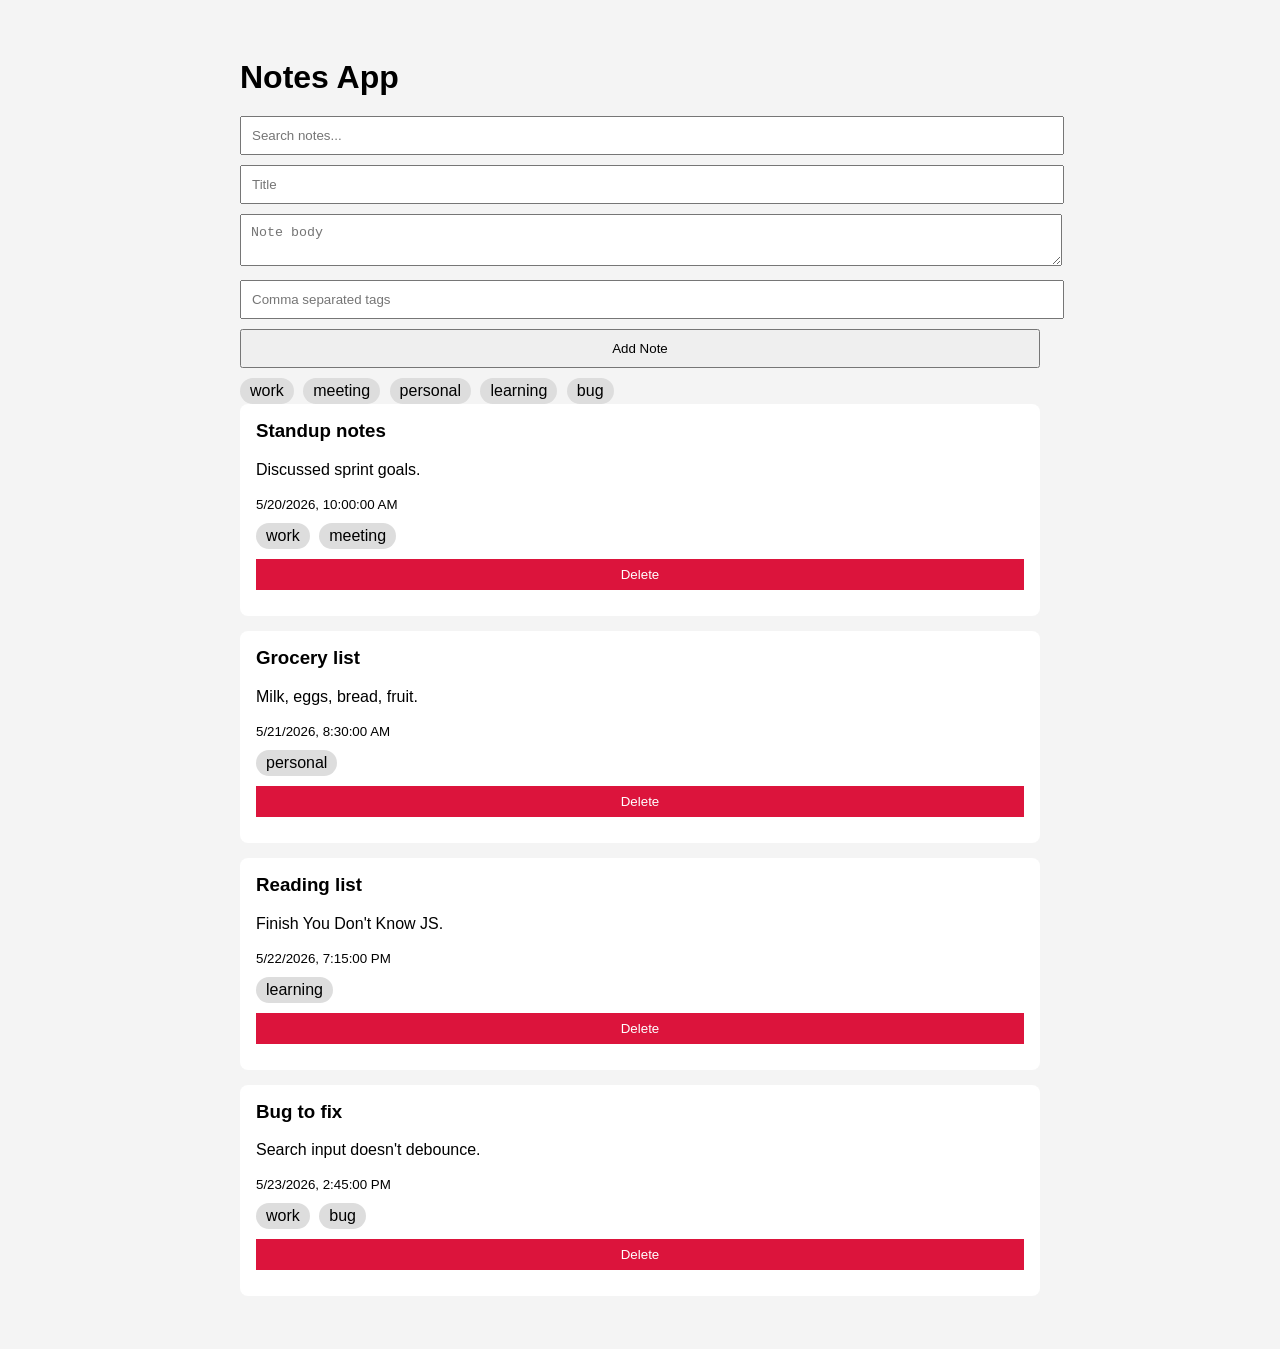
<file: Friday/index.html>
<!DOCTYPE html>
<html>
<head>

  <title>Notes App</title>

  <link rel="stylesheet" href="style.css" />

</head>
<body>

  <div class="container">

    <h1>Notes App</h1>

    <input
      id="search"
      placeholder="Search notes..."
    />

    <form id="note-form">

      <input
        name="title"
        placeholder="Title"
        required
      />

      <textarea
        name="body"
        placeholder="Note body"
        required
      ></textarea>

      <input
        name="tags"
        placeholder="Comma separated tags"
      />

      <button type="submit">
        Add Note
      </button>

    </form>

    <div id="tag-filters"></div>

    <div id="notes"></div>

  </div>

  <script type="module" src="./src/app.js"></script>

</body>
</html>
</file>
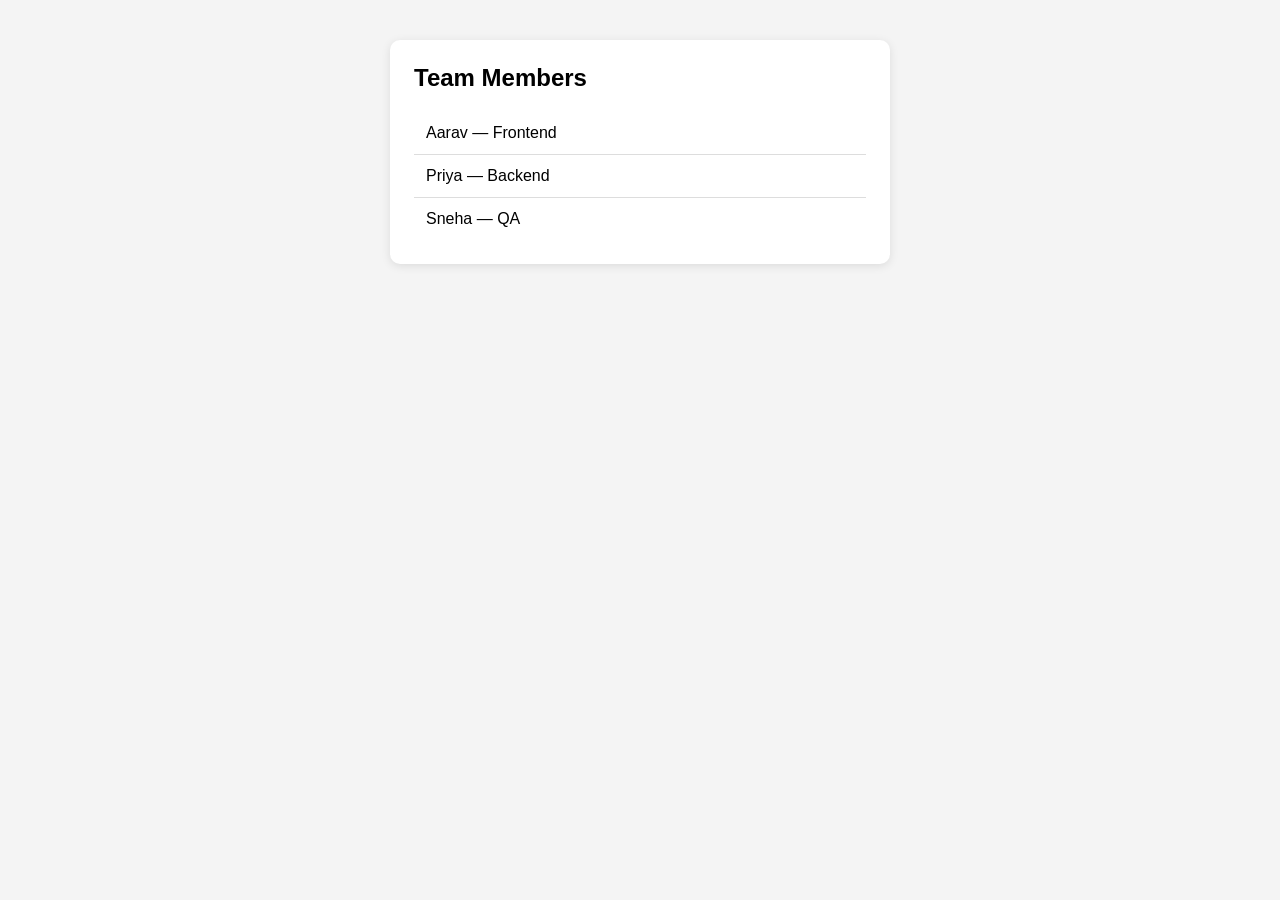
<file: Thursday/Exercise1/index.html>
<!DOCTYPE html>
<html lang="en">

<head>
    <meta charset="UTF-8" />
    <meta name="viewport" content="width=device-width, initial-scale=1.0" />
    <title>Team Members</title>

    <link rel="stylesheet" href="style.css" />
</head>

<body>

    <div class="container">
        <h2>Team Members</h2>
        <ul id="team"></ul>
    </div>

    <script src="script.js"></script>
</body>

</html>
</file>
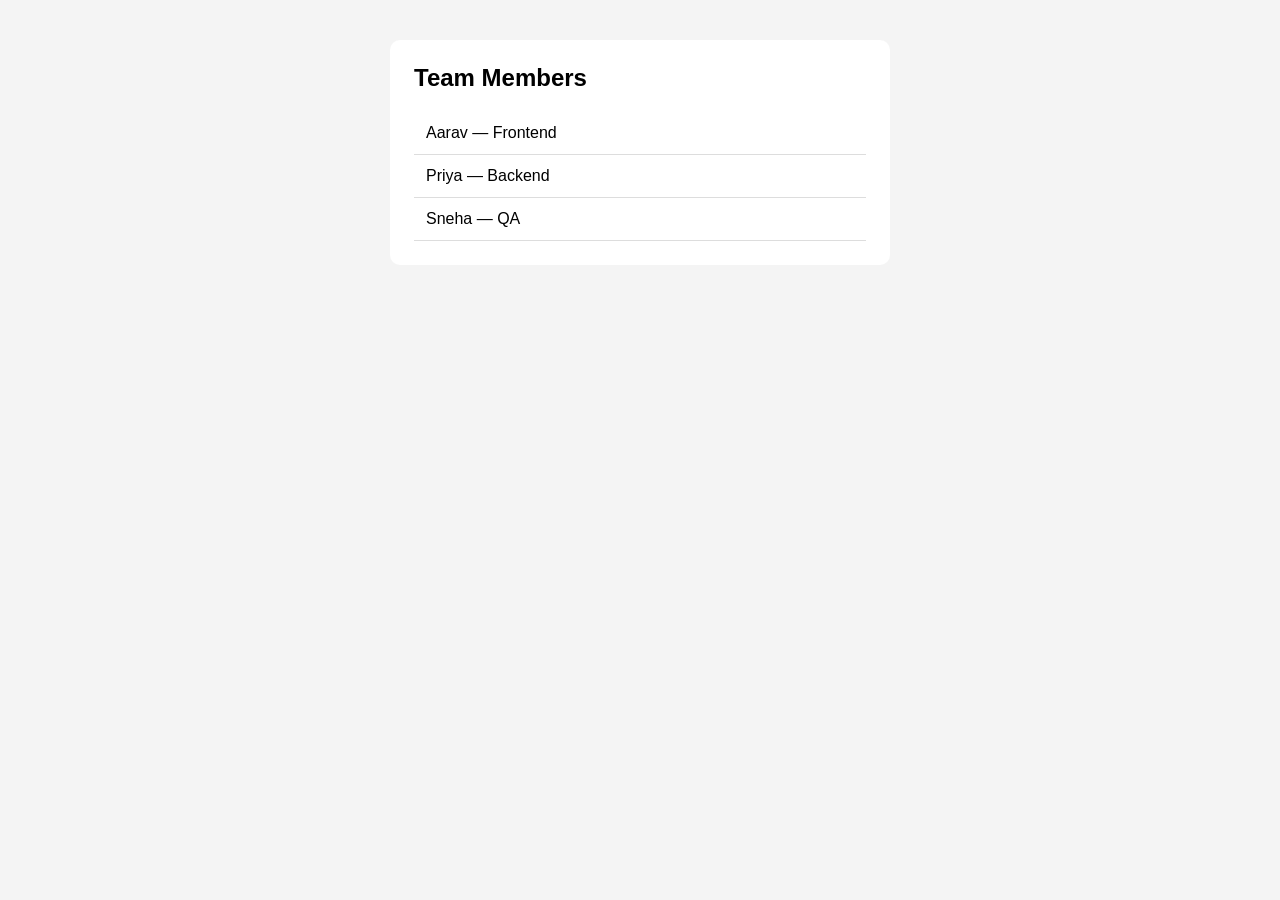
<file: Thursday/Exercise2/index.html>
<!DOCTYPE html>
<html lang="en">
<head>
  <meta charset="UTF-8" />
  <meta name="viewport" content="width=device-width, initial-scale=1.0"/>

  <title>Team Members</title>

  <link rel="stylesheet" href="style.css" />
</head>
<body>

  <div class="container">
    <h2>Team Members</h2>

    <ul id="team"></ul>
  </div>

  <script src="script.js"></script>
</body>
</html>
</file>
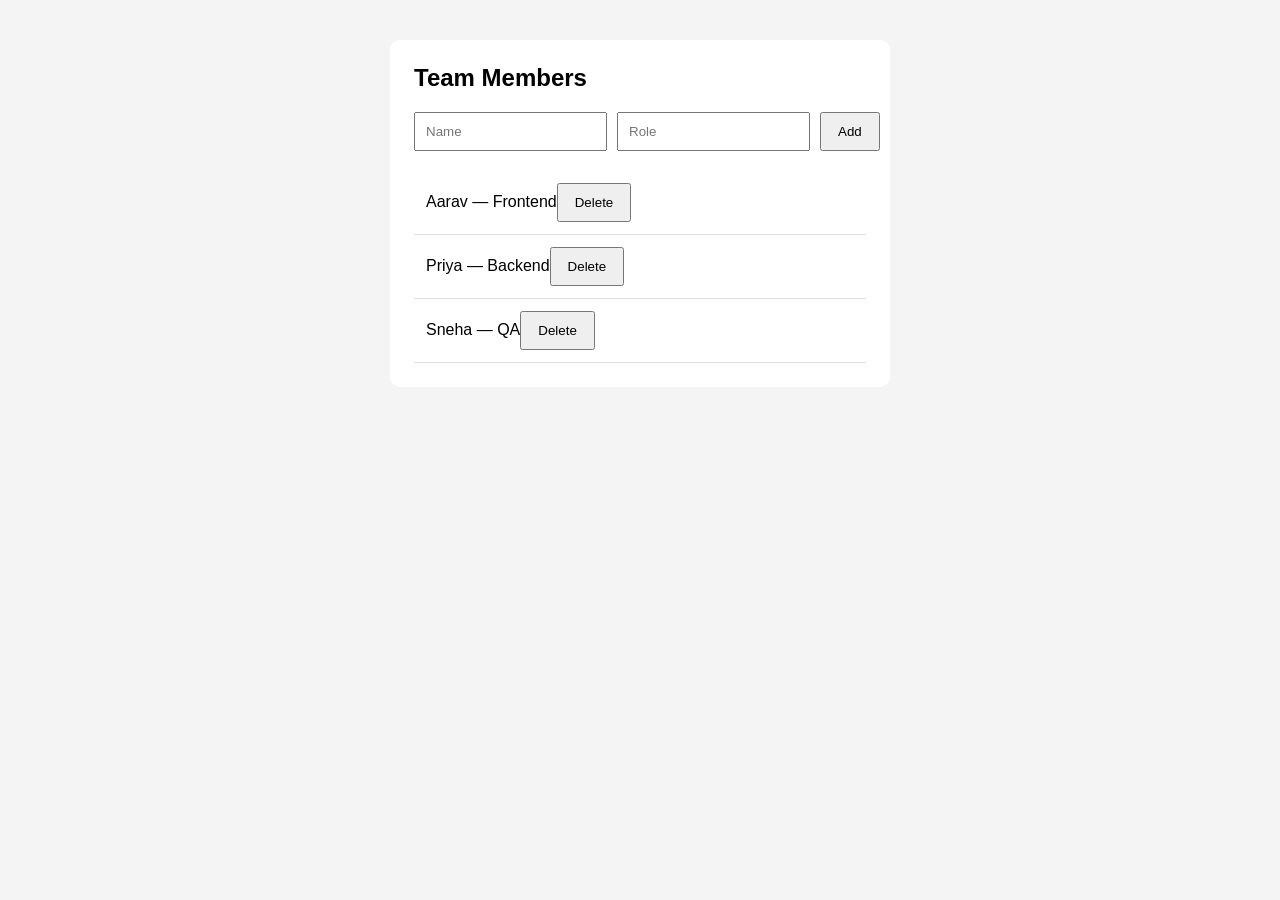
<file: Thursday/Exercise3/index.html>
<!DOCTYPE html>
<html lang="en">
<head>
  <meta charset="UTF-8" />
  <meta name="viewport" content="width=device-width, initial-scale=1.0"/>

  <title>Team Members</title>

  <link rel="stylesheet" href="style.css" />
</head>
<body>

  <div class="container">

    <h2>Team Members</h2>

    <!-- Add Member Form -->
    <form id="add-member">

      <input
        type="text"
        name="name"
        placeholder="Name"
        required
        minlength="2"
      />

      <input
        type="text"
        name="role"
        placeholder="Role"
        required
      />

      <button type="submit">
        Add
      </button>

    </form>

    <!-- Team List -->
    <ul id="team"></ul>

  </div>

  <script src="script.js"></script>
</body>
</html>
</file>
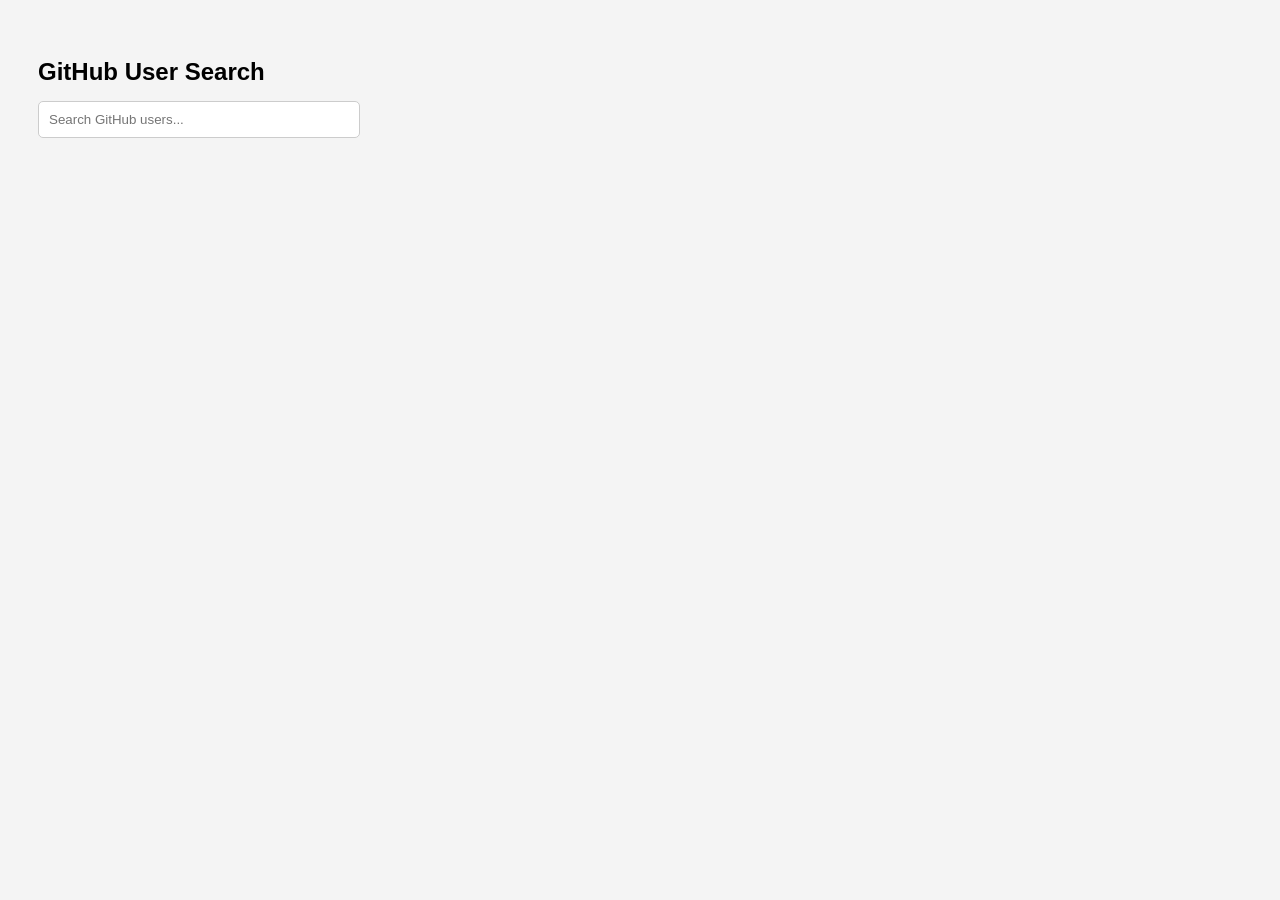
<file: Thursday/Exercise4/index.html>
<!DOCTYPE html>
<html>
<head>
  <title>GitHub Live Search</title>

  <style>

    body {
      font-family: Arial, sans-serif;
      padding: 30px;
      background: #f4f4f4;
    }

    h2 {
      margin-bottom: 15px;
    }

    input {
      width: 300px;
      padding: 10px;
      border: 1px solid #ccc;
      border-radius: 5px;
      margin-bottom: 15px;
    }

    #status {
      margin-bottom: 15px;
      color: #555;
    }

    ul {
      list-style: none;
      padding: 0;
    }

    li {
      display: flex;
      align-items: center;

      gap: 10px;

      padding: 12px;
      margin-bottom: 10px;

      background: white;
      border-radius: 5px;
    }

    img {
      width: 40px;
      height: 40px;
      border-radius: 50%;
    }

  </style>
</head>
<body>

  <h2>GitHub User Search</h2>

  <input
    id="q"
    placeholder="Search GitHub users..."
  />

  <div id="status"></div>

  <ul id="results"></ul>

  <script src="script.js"></script>


</body>
</html>
</file>
<file: Friday/style.css>
body {
  font-family: Arial, sans-serif;
  background: #f4f4f4;
  padding: 30px;
}

.container {
  max-width: 800px;
  margin: auto;
}

h1 {
  margin-bottom: 20px;
}

input,
textarea,
button {
  padding: 10px;
  margin-bottom: 10px;
  width: 100%;
}

button {
  cursor: pointer;
}

.note {
  background: white;
  padding: 16px;
  border-radius: 8px;
  margin-bottom: 15px;
}

.note h3 {
  margin-top: 0;
}

.tags {
  margin-top: 10px;
}

.tag {
  display: inline-block;
  background: #ddd;
  padding: 4px 10px;
  border-radius: 20px;
  margin-right: 5px;
  cursor: pointer;
}

.delete-btn {
  margin-top: 10px;
  background: crimson;
  color: white;
  border: none;
  padding: 8px 12px;
}

.active-tag {
  background: #333;
  color: white;
}
</file>
<file: Thursday/Exercise1/style.css>
* {
  margin: 0;
  padding: 0;
  box-sizing: border-box;
}

body {
  font-family: Arial, sans-serif;
  background: #f4f4f4;
  padding: 40px;
}

.container {
  max-width: 500px;
  margin: auto;
  background: white;
  padding: 24px;
  border-radius: 10px;
  box-shadow: 0 2px 10px rgba(0, 0, 0, 0.1);
}

h2 {
  margin-bottom: 20px;
}

ul {
  list-style: none;
}

li {
  padding: 12px;
  border-bottom: 1px solid #ddd;
}

li:last-child {
  border-bottom: none;
}
</file>
<file: Thursday/Exercise2/style.css>
* {
  margin: 0;
  padding: 0;
  box-sizing: border-box;
}

body {
  font-family: Arial, sans-serif;
  background: #f4f4f4;
  padding: 40px;
}

.container {
  max-width: 500px;
  margin: auto;
  background: white;
  padding: 24px;
  border-radius: 10px;
}

h2 {
  margin-bottom: 20px;
}

ul {
  list-style: none;
}

li {
  padding: 12px;
  border-bottom: 1px solid #ddd;
  cursor: pointer;
  transition: 0.2s;
}

li:hover {
  background: #f5f5f5;
}

/* Selected state */
.selected {
  background: #fff3cd;
}
</file>
<file: Thursday/Exercise3/style.css>
* {
  margin: 0;
  padding: 0;
  box-sizing: border-box;
}

body {
  font-family: Arial, sans-serif;
  background: #f4f4f4;
  padding: 40px;
}

.container {
  max-width: 500px;
  margin: auto;
  background: white;
  padding: 24px;
  border-radius: 10px;
}

h2 {
  margin-bottom: 20px;
}

form {
  display: flex;
  gap: 10px;
  margin-bottom: 20px;
}

input {
  flex: 1;
  padding: 10px;
}

button {
  padding: 10px 16px;
  cursor: pointer;
}

ul {
  list-style: none;
}

li {
  padding: 12px;
  border-bottom: 1px solid #ddd;
  cursor: pointer;
}

.selected {
  background: #fff3cd;
}
</file>
